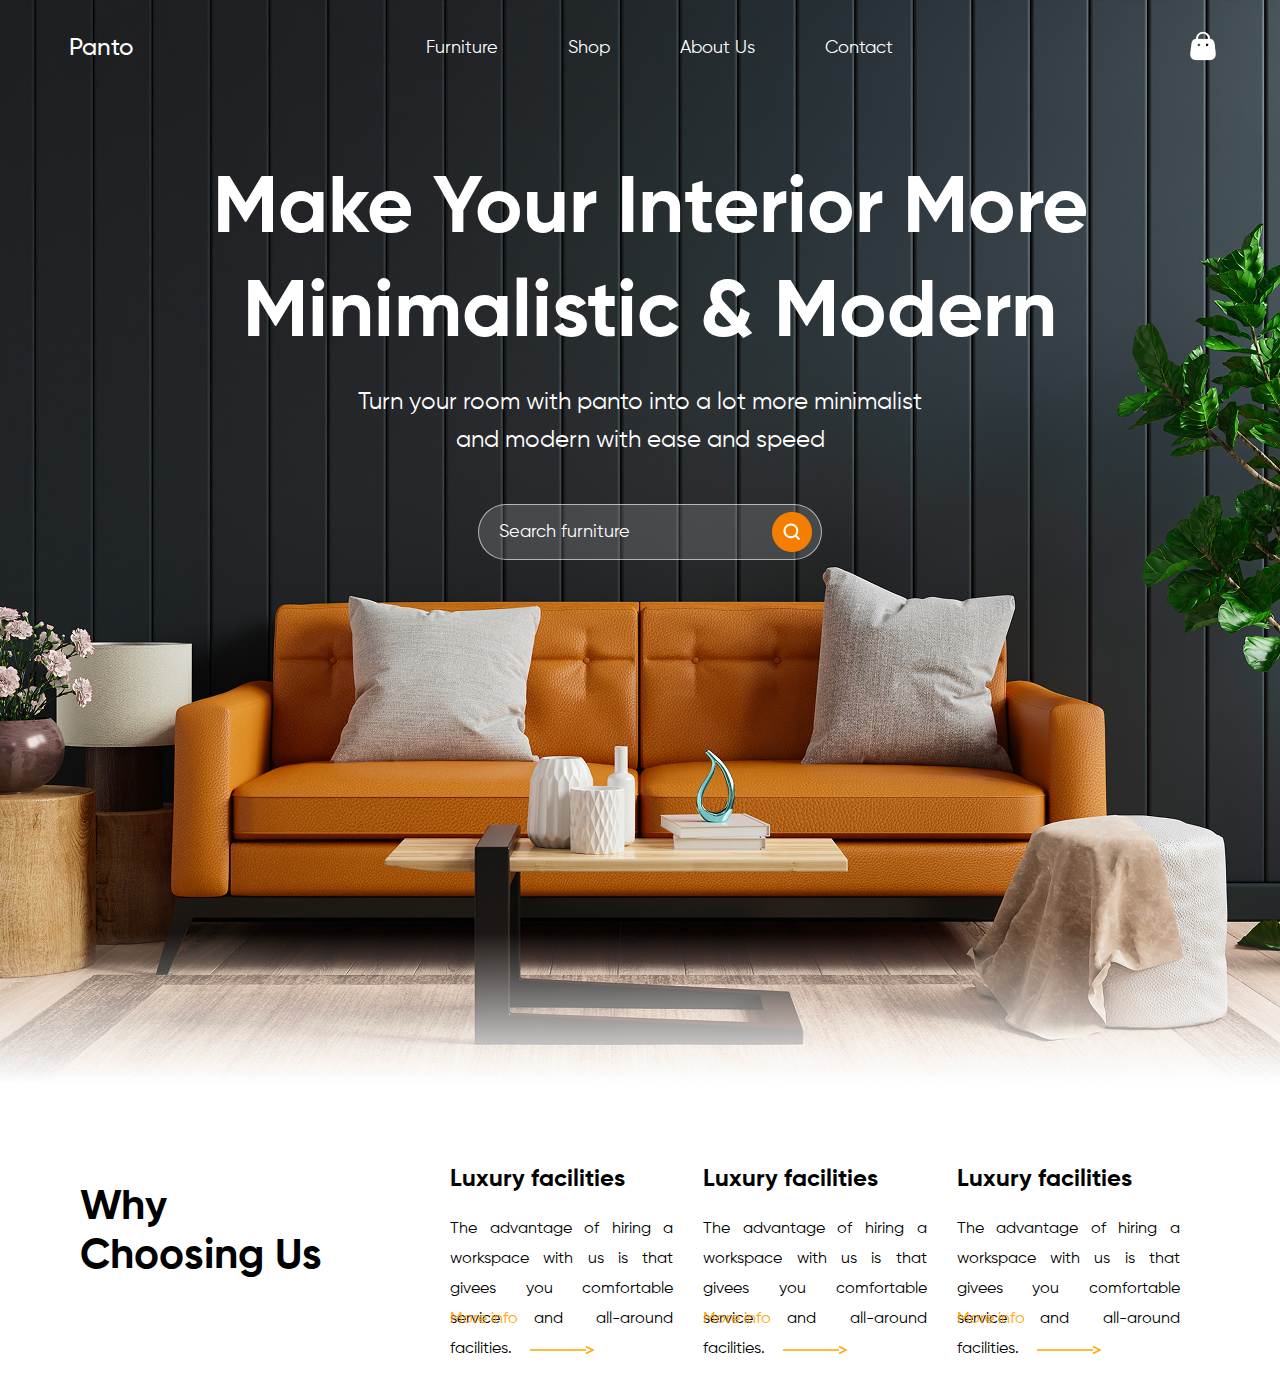
<file: html/home.html>
<!DOCTYPE html>
<html lang="en">
  <head>
    <meta charset="UTF-8" />
    <meta name="viewport" content="width=device-width, initial-scale=1.0" />
    <title>Panto - Furniture Shop</title>
    <link rel="stylesheet" href="../css/home.css" />
  </head>
  <body>
    <div id="home">
      <!-- HERO SECTION (Background & Header) -->
      <section class="hero">
        <!-- Background Rectangle -->
        <div class="hero-background">
          <img
            class="hero-img"
            src="../img/Rectangle 1449.png"
            alt="Background"
          />
        </div>

        <!-- HEADER -->
        <header class="header">
          <div class="container">
            <!-- Logo -->
            <div class="logo">
              <p class="panto">Panto</p>
            </div>

            <!-- Navigation Menu -->
            <nav class="nav">
              <ul class="nav-links">
                <li><a href="#">Furniture</a></li>
                <li><a href="#">Shop</a></li>
                <li><a href="#">About Us</a></li>
                <li><a href="#">Contact</a></li>
              </ul>
            </nav>

            <!-- Giỏ hàng -->
            <div class="cart">
              <img src="../img/Bag.png" alt="Shopping Bag" />
            </div>
          </div>
        </header>

        <div class="hero-content">
          <div class="hero-content-container">
            <p class="hero-title">
              Make Your Interior More <br />Minimalistic & Modern
            </p>

            <p class="turn-your-room">
              Turn your room with panto into a lot more minimalist and modern
              with ease and speed
            </p>
          </div>
          <div class="search-wrapper">
            <input class="input" type="text" placeholder="Search furniture" />
            <img class="search-btn" src="../img/Button.png" alt="Search" />
          </div>
        </div>
      </section>
      <section>
        <div class="footer">
          <h2>
            Why <br />
            Choosing Us
          </h2>
          <div class="footer-content">
            <div class="footer-content-item">
              <h4>Luxury facilities</h4>
              <p>
                The advantage of hiring a workspace with us is that givees you
                comfortable service and all-around facilities.
              </p>
              <span class="more-info-arrow">
                <p class="more-info">More info</p>
                <svg
                  width="70"
                  height="20"
                  viewBox="0 0 100 20"
                  xmlns="http://www.w3.org/2000/svg"
                >
                  <line
                    x1="0"
                    y1="10"
                    x2="80"
                    y2="10"
                    stroke="orange"
                    stroke-width="2"
                  />
                  <polyline
                    points="80,5 90,10 80,15"
                    fill="none"
                    stroke="orange"
                    stroke-width="2"
                  />
                </svg>
              </span>
            </div>
            <div class="footer-content-item">
              <h4>Luxury facilities</h4>
              <p>
                The advantage of hiring a workspace with us is that givees you
                comfortable service and all-around facilities.
              </p>
              <span class="more-info-arrow">
                <p class="more-info">More info</p>
                <svg
                  width="70"
                  height="20"
                  viewBox="0 0 100 20"
                  xmlns="http://www.w3.org/2000/svg"
                >
                  <line
                    x1="0"
                    y1="10"
                    x2="80"
                    y2="10"
                    stroke="orange"
                    stroke-width="2"
                  />
                  <polyline
                    points="80,5 90,10 80,15"
                    fill="none"
                    stroke="orange"
                    stroke-width="2"
                  />
                </svg>
              </span>
            </div>
            <div class="footer-content-item">
              <h4>Luxury facilities</h4>
              <p>
                The advantage of hiring a workspace with us is that givees you
                comfortable service and all-around facilities.
              </p>
              <span class="more-info-arrow">
                <p class="more-info">More info</p>
                <svg
                  width="70"
                  height="20"
                  viewBox="0 0 100 20"
                  xmlns="http://www.w3.org/2000/svg"
                >
                  <line
                    x1="0"
                    y1="10"
                    x2="80"
                    y2="10"
                    stroke="orange"
                    stroke-width="2"
                  />
                  <polyline
                    points="80,5 90,10 80,15"
                    fill="none"
                    stroke="orange"
                    stroke-width="2"
                  />
                </svg>
              </span>
            </div>
          </div>
        </div>
      </section>
    </div>
  </body>
</html>
</file>
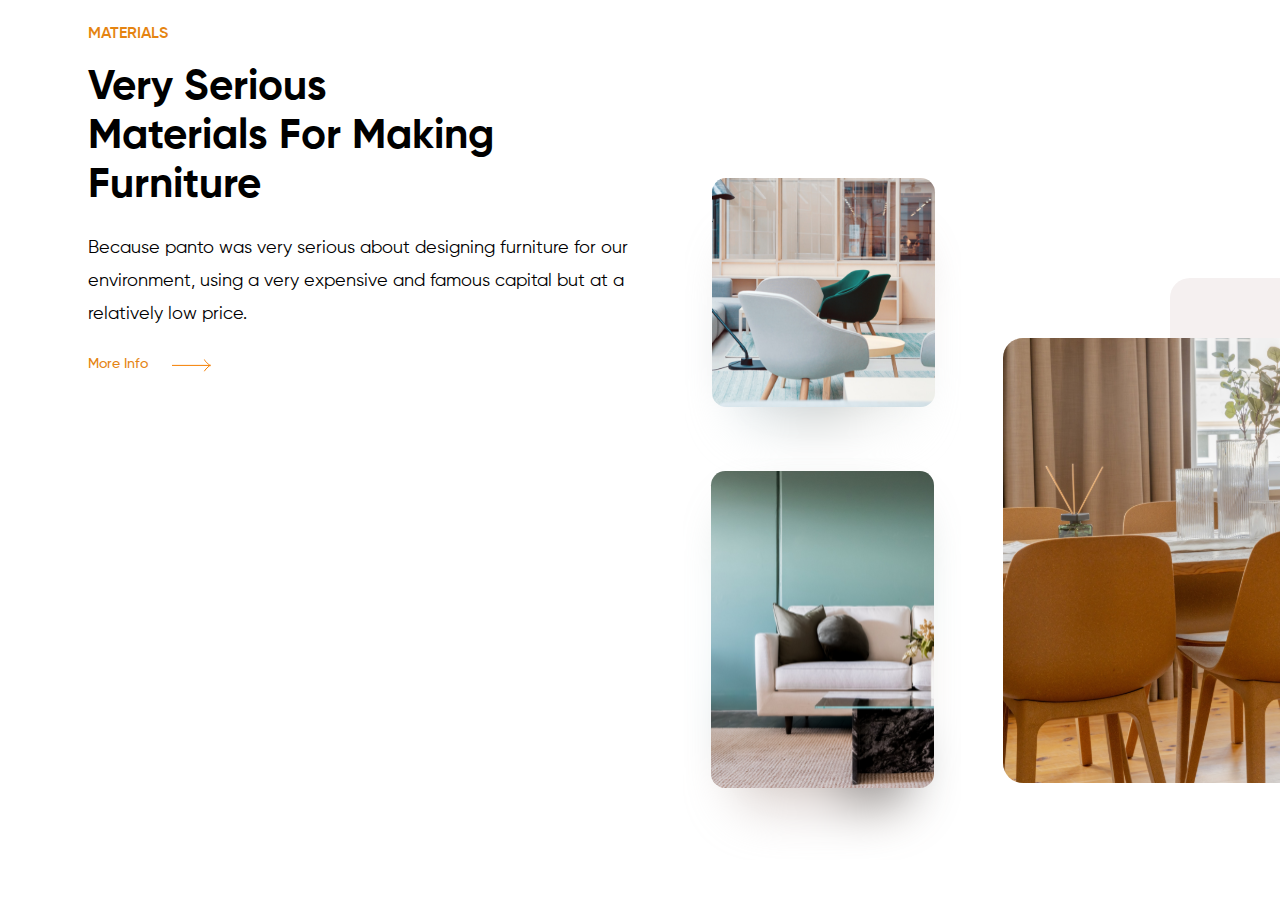
<file: html/material.html>
<!DOCTYPE html>
<html lang="en">
  <head>
    <meta charset="UTF-8" />
    <meta name="viewport" content="width=device-width, initial-scale=1.0" />
    <title>Materials</title>
    <link rel="stylesheet" href="../css/material.css" />
  </head>
  <body>
    <div id="material">
      <section class="material-body">
        <div class="materials-text">
          <p class="materials-title">MATERIALS</p>
          <h1 class="materials-heading">
            Very Serious Materials For Making Furniture
          </h1>
          <p class="materials-description">
            Because panto was very serious about designing furniture for our
            environment, using a very expensive and famous capital but at a
            relatively low price.
          </p>
          <div class="more-info">
            <a>More Info </a>
            <img src="../img/grommet-icons_form-next-link.svg" alt="next" />
          </div>
        </div>
        <div class="materials-images">
          <img
            src="../img/material-1.svg"
            alt="Furniture Image 1"
            class="material-image1"
          />
          <img
            src="../img/material-2.svg"
            alt="Furniture Image 2"
            class="material-image2"
          />
          <img
            src="../img/material-3.svg"
            alt="Furniture Image 3"
            class="material-image3"
          />
          <div class="material-bg"></div>
        </div>
      </section>
    </div>
  </body>
</html>
</file>
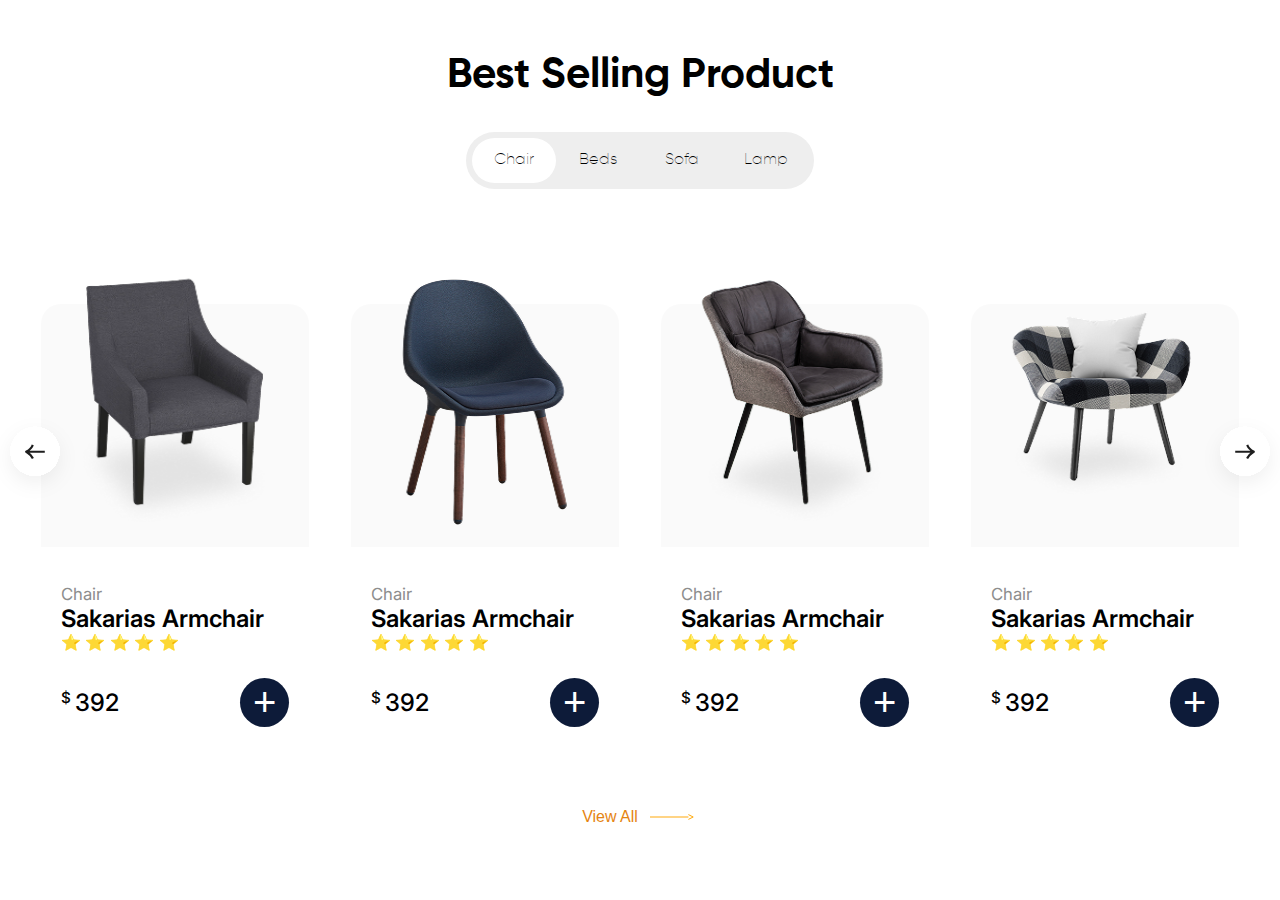
<file: html/product.html>
<!DOCTYPE html>
<html lang="en">
  <head>
    <meta charset="UTF-8" />
    <meta name="viewport" content="width=device-width, initial-scale=1.0" />
    <link rel="stylesheet" href="../css/product.css" />
    <link rel="preconnect" href="https://fonts.googleapis.com" />
    <link rel="preconnect" href="https://fonts.gstatic.com" crossorigin />
    <link
      href="https://fonts.googleapis.com/css2?family=Inter:ital,opsz,wght@0,14..32,100..900;1,14..32,100..900&family=Montserrat:ital,wght@0,100..900;1,100..900&family=Roboto:ital,wght@0,100;0,300;0,400;0,500;0,700;0,900;1,100;1,300;1,400;1,500;1,700;1,900&display=swap"
      rel="stylesheet"
    />
    <title>Best Selling Product</title>
  </head>
  <body>
    <div class="product">
      <section class="container">
        <div class="header">
          <h1>Best Selling Product</h1>
        </div>
        <div class="tab-container">
          <div class="tab active">Chair</div>
          <div class="tab">Beds</div>
          <div class="tab">Sofa</div>
          <div class="tab">Lamp</div>
        </div>
        <div class="product-container">
          <img
            src="../img/arrow-left.svg"
            alt="arrow-left"
            class="arrow-left"
          />

          <div class="product-list">
            <div class="product-card">
              <div class="product-image">
                <img src="../img/chair/Armchair.png" alt="Sakarias Armchair" />
              </div>

              <div class="product-info">
                <p class="category">Chair</p>
                <h2 class="product-name">Sakarias Armchair</h2>
                <div class="rating">⭐ ⭐ ⭐ ⭐ ⭐</div>
              </div>
              <div class="product-add">
                <div class="price">
                  <p class="dollar">$</p>
                  <p class="number">392</p>
                </div>
                <button class="add-to-cart">+</button>
              </div>
            </div>

            <div class="product-card">
              <img src="../img/chair/Baltsar.png" alt="chair1" />
              <div class="product-info">
                <p class="category">Chair</p>
                <h2 class="product-name">Sakarias Armchair</h2>
                <div class="rating">⭐ ⭐ ⭐ ⭐ ⭐</div>
              </div>
              <div class="product-add">
                <div class="price">
                  <p class="dollar">$</p>
                  <p class="number">392</p>
                </div>
                <button class="add-to-cart">+</button>
              </div>
            </div>
            <div class="product-card">
              <img src="../img/chair/Anjay.png" alt="chair1" />
              <div class="product-info">
                <p class="category">Chair</p>
                <h2 class="product-name">Sakarias Armchair</h2>
                <div class="rating">⭐ ⭐ ⭐ ⭐ ⭐</div>
              </div>
              <div class="product-add">
                <div class="price">
                  <p class="dollar">$</p>
                  <p class="number">392</p>
                </div>
                <button class="add-to-cart">+</button>
              </div>
            </div>
            <div class="product-card">
              <img src="../img/chair/Nyantuy.png" alt="chair1" />
              <div class="product-info">
                <p class="category">Chair</p>
                <h2 class="product-name">Sakarias Armchair</h2>
                <div class="rating">⭐ ⭐ ⭐ ⭐ ⭐</div>
              </div>
              <div class="product-add">
                <div class="price">
                  <p class="dollar">$</p>
                  <p class="number">392</p>
                </div>
                <button class="add-to-cart">+</button>
              </div>
            </div>
          </div>
          <img
            src="../img/arrow-right.svg"
            alt="arrow-right"
            class="arrow-right"
          />
        </div>
        <div class="view-all">
          <p>View All</p>
          <svg
            width="48"
            height="24"
            viewBox="0 0 100 20"
            xmlns="http://www.w3.org/2000/svg"
          >
            <line
              x1="0"
              y1="10"
              x2="80"
              y2="10"
              stroke="orange"
              stroke-width="2"
            />
            <polyline
              points="80,5 90,10 80,15"
              fill="none"
              stroke="orange"
              stroke-width="2"
            />
          </svg>
        </div>
      </section>
    </div>
  </body>
</html>
</file>
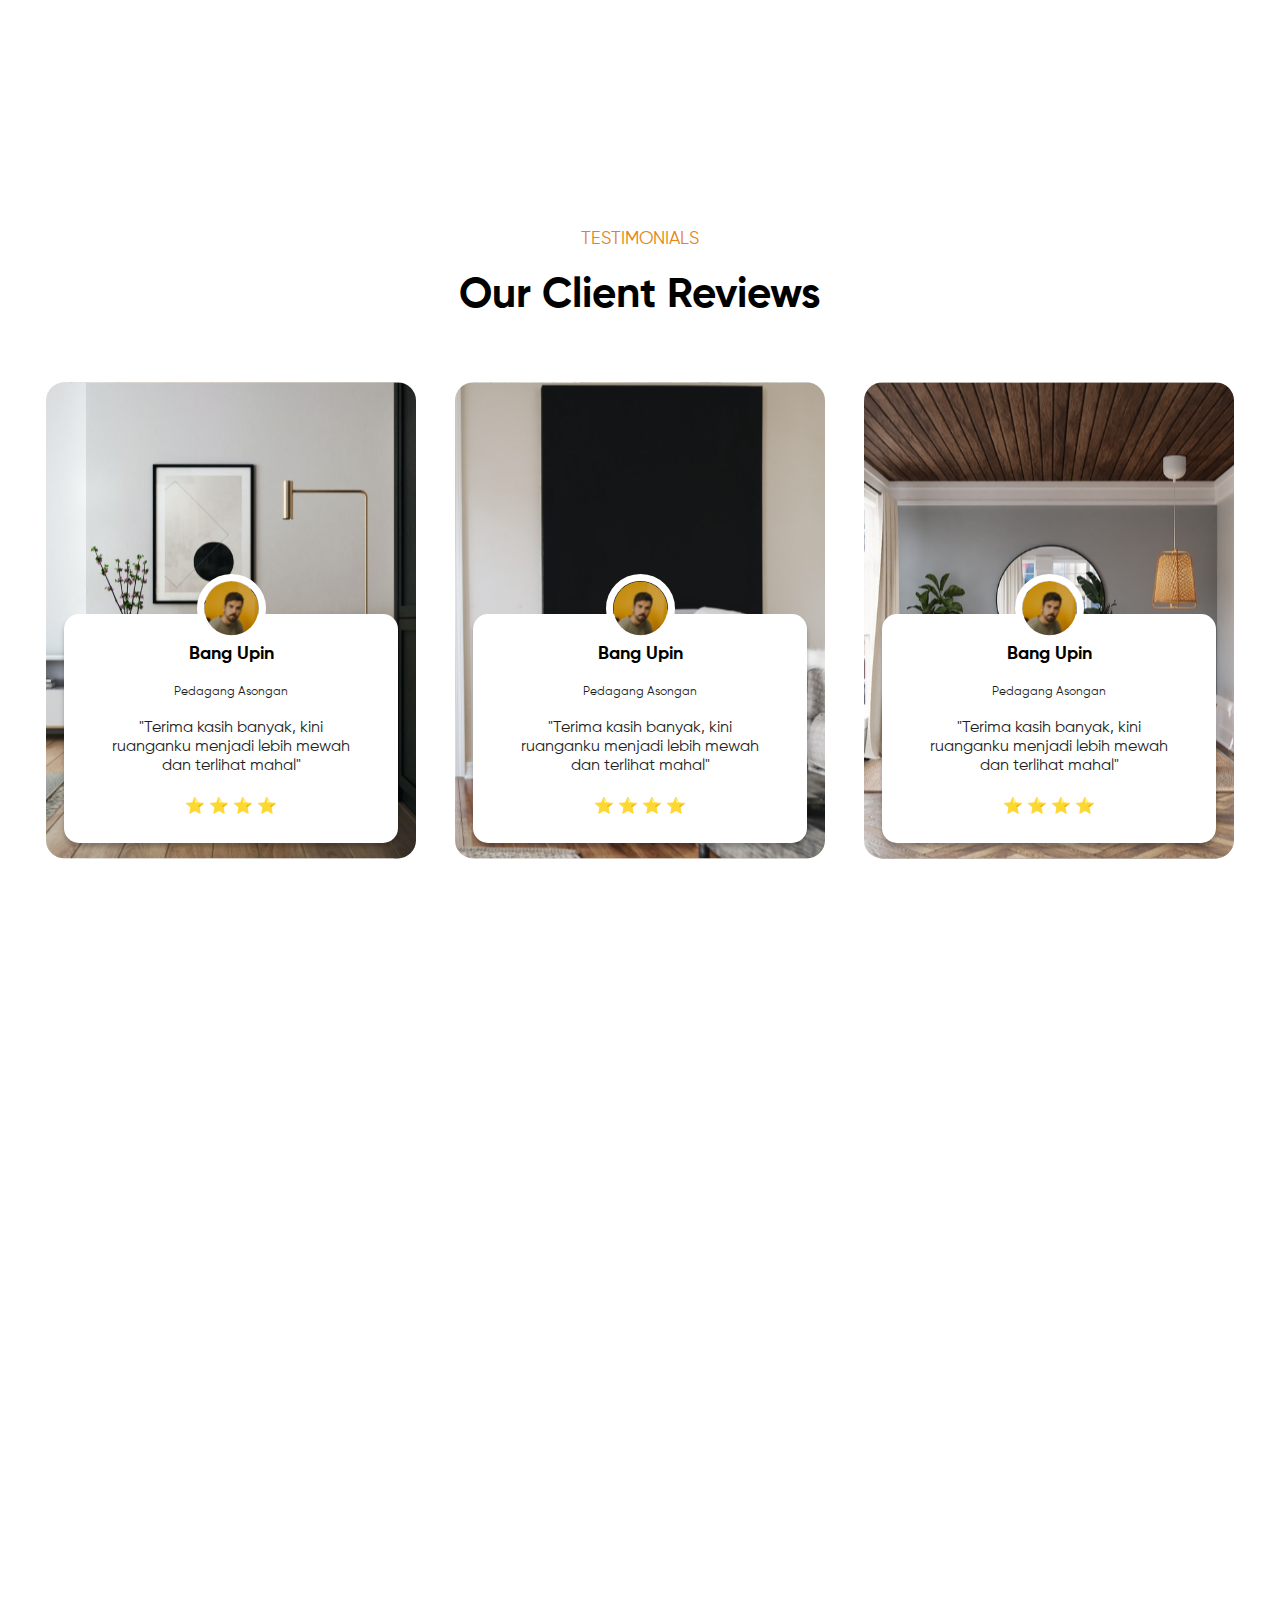
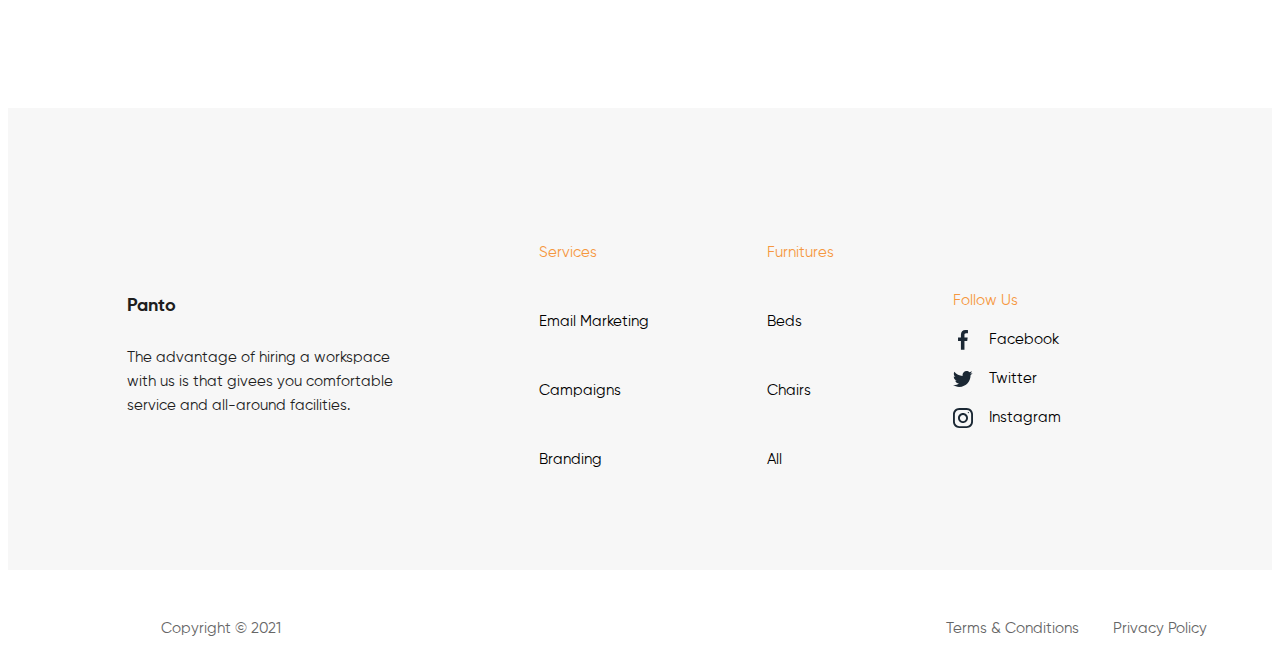
<file: html/Testimonial.html>
<!DOCTYPE html>
<html lang="en">
  <head>
    <meta charset="UTF-8" />
    <meta name="viewport" content="width=device-width, initial-scale=1.0" />
    <link rel="stylesheet" href="../css/Testimonial.css" />
    <title>Document</title>
  </head>
  <body>
    <section id="testimonial">
    <section class="container">
      <div class="container-content">
        <div class="header">
          <p>TESTIMONIALS</p>
          <h1>Our Client Reviews</h1>
        </div>
        <div class="card-container">
          <div class="list-card">
            <div class="card-wrapper">
              <div class="card">
                <div class="card-image">
                  <img
                    src="../img/testimonial/unsplash__HqHX3LBN18.svg"
                    alt="client"
                  />
                </div>
                <div class="card-content">
                  <img
                    class="avatar"
                    src="../img/testimonial/Ellipse 1131.svg"
                    alt="avatar"
                  />
                  <h3>Bang Upin</h3>
                  <p class="job-title">Pedagang Asongan</p>
                  <p class="review">
                    "Terima kasih banyak, kini ruanganku menjadi lebih mewah dan
                    terlihat mahal"
                  </p>
                  <div class="stars">⭐ ⭐ ⭐ ⭐</div>
                </div>
              </div>
            </div>
            <div class="card-wrapper">
              <div class="card">
                <div class="card-image">
                  <img
                    src="../img/testimonial/unsplash_JaXs8Tk5Iww.svg"
                    alt="client"
                  />
                  <div class="card-content">
                    <img
                      class="avatar"
                      src="../img/testimonial/Ellipse 1131.svg"
                      alt="avatar"
                    />
                    <h3>Bang Upin</h3>
                    <p class="job-title">Pedagang Asongan</p>
                    <p class="review">
                      "Terima kasih banyak, kini ruanganku menjadi lebih mewah
                      dan terlihat mahal"
                    </p>
                    <div class="stars">⭐ ⭐ ⭐ ⭐</div>
                  </div>
                </div>
              </div>
            </div>
            <div class="card-wrapper">
              <div class="card">
                <div class="card-image">
                  <img
                    src="../img/testimonial/unsplash_h2_3dL9yLpU.svg"
                    alt="client"
                  />
                  <div class="card-content">
                    <img
                      class="avatar"
                      src="../img/testimonial/Ellipse 1131.svg"
                      alt="avatar"
                    />
                    <h3>Bang Upin</h3>
                    <p class="job-title">Pedagang Asongan</p>
                    <p class="review">
                      "Terima kasih banyak, kini ruanganku menjadi lebih mewah
                      dan terlihat mahal"
                    </p>
                    <div class="stars">⭐ ⭐ ⭐ ⭐</div>
                  </div>
                </div>
              </div>
            </div>
          </div>
        </div>
      </div>
    </section>
    <div class="footer">
      <div class="footer-content">
        <div class="description">
          <p class="brand">Panto</p>
          <p class="detail-description">
            The advantage of hiring a workspace with us is that givees you
            comfortable service and all-around facilities.
          </p>
        </div>
        <div class="services-list">
          <p class="services">Services</p>
          <p class="">Email Marketing</p>
          <p class="">Campaigns</p>
          <p class="">Branding</p>
        </div>
        <div class="furniture-list">
          <p class="furniture">Furnitures</p>
          <p class="">Beds</p>
          <p class="">Chairs</p>
          <p class="">All</p>
        </div>
        <div class="socials">
          <div class="wrap-socials">
            <p class="follow-us">Follow Us</p>
            <div class="social">
              <img src="../img/testimonial/001-facebook.svg" />
              <p class="p">Facebook</p>
            </div>
            <div class="social">
              <img src="../img/testimonial/003-twitter.svg" />
              <p class="x">Twitter</p>
            </div>
            <div class="social">
              <img src="../img/testimonial/004-instagram.svg" />
              <p class="p">Instagram</p>
            </div>
          </div>
        </div>
      </div>
      <div class="footer-bottom">
        <p>Copyright © 2021</p>
        <div>
            <a >Terms & Conditions</a>  &nbsp;&nbsp;&nbsp; &nbsp;&nbsp;&nbsp; <a >Privacy Policy</a>
        </div>
    </div>
    
    </div>
  </section>
  </body>
</html>
</file>
<file: css/material.css>
@font-face {
  font-family: "Gilroy";
  src: url("../gilroy/Gilroy-Regular.ttf") format("truetype");
  font-weight: 400;
}
@font-face {
  font-family: "Gilroy";
  src: url("../gilroy/Gilroy-Bold.ttf") format("truetype");
  font-weight: 700;
}
@font-face {
  font-family: "Gilroy";
  src: url("../gilroy/Gilroy-SemiBold.ttf") format("truetype");
  font-weight: 600;
}
@font-face {
  font-family: "Gilroy";
  src: url("../gilroy/Gilroy-Medium.ttf") format("truetype");
  font-weight: 500;
}
@font-face {
  font-family: "Gilroy";
  src: url("../gilroy/Gilroy-Thin.ttf") format("truetype");
  font-weight: 300;
}

#material body {
  font-family: "Gilroy", serif;
  width: 100%;
  max-width: 1440px;
  margin: 0 auto;
  overflow-x: hidden;
  /* min-height: 100vh; */
}

#material .material-body {
  position: relative;
  width: 100%;
  display: flex;
  width: 1440px;
  justify-content: space-between;
  align-items: center;
  height: fit-content;
}
#material .material-image1 {
  position: absolute;
  top: 170px;
  right: 487px;
  z-index: 5;
}
#material .material-image3 {
  position: absolute;
  top: 450px;
  right: 487px;
}
#material .material-image2 {
  position: absolute;
  top: 330px;
  right: 0;
}
#material .material-bg {
  position: absolute;
  border-radius: 20px 0 0 0;
  background-color: #f5f0f0;
  width: 278px;
  height: 422px;
  left: 1162px;
  top: 270px;
  z-index: -1;
}
#material .materials-title {
  font-family: "Gilroy", serif;
  font-weight: 600;
  color: #e58411;
}
#material .materials-heading {
  font-family: "Gilroy", serif;
  font-weight: 700;
  margin: 20px 0px !important;
  max-width: 413px !important;
  font-size: 42px;
  line-height: 49.22px;
}

#material .materials-description {
  max-width: 556px;
  font-size: 18px;
  line-height: 33.3px;
  font-family: "Gilroy", serif;
  font-weight: 400;
  margin: 20px 0px;
}
#material .more-info a {
  font-family: "Gilroy", serif;
  font-weight: 500;
  font-size: 14px;
  line-height: 25.9px;
  color: #e58411;
}
#material .more-info {
  display: flex;
  gap: 20px;
  align-items: center;
}
#material .materials-text {
  margin-left: 80px;
  margin-right: 94px;
}
@media screen and (min-width: 768px) and (max-width: 902px) and (min-height: 1024px) and (max-height: 1443px) {
  /* Đặt .body thành cột, chiếm đủ chiều cao màn hình để căn giữa hợp lý */
  #material  .material-body {
    display: flex;
    flex-direction: column; /* sắp xếp theo chiều dọc */
    align-items: center;
    justify-content: flex-start; /* hoặc center nếu muốn căn giữa toàn bộ */
    min-height: 0vh; /* chiếm đủ chiều cao màn hình */
    padding: 40px;
     width: 100%;
     position: relative;
     top: -300px;

  }

  /* Phần text ở trên, căn giữa */
  #material  .materials-text {
    max-width: 500px;
    text-align: left;
    margin: 0 10px; /* căn giữa theo chiều ngang */
    position: absolute;
    left: -100px;

  }

  #material  .materials-title {
    font-size: 18px;
  }
  #material  .materials-heading {
    font-size: 36px;
    line-height: 42px;
    margin: 20px 0;
  }
  #material   .materials-description {
    font-size: 18px;
    line-height: 33.3px;
    margin: 15px 0;
    font-weight: 400;
  }
  #material .more-info a {
    font-size: 14px;
  }

  /* Chuyển các hình ảnh sang dạng sắp xếp theo hàng hoặc cột tùy ý */

  #material .materials-images .material-image2, .material-image3 {
    display: none;
    position: absolute;
    width: 0;
    height: 0;
  }
  #material .materials-images .material-image1{
   position: absolute;
   right: 0;
   top: 300px;
  }
  /* Bỏ position absolute, đặt width/height cố định hoặc auto */
  #material  .material-image1,
  #material   .material-image2,
  #material  .material-image3 {
    position: static;
    width: 250px; /* tuỳ chỉnh kích thước phù hợp */
    height: auto;
  }

  /* Ẩn hoặc thu nhỏ khối nền nếu không muốn chiếm quá nhiều chỗ */
  #material  .material-bg {
    display: none;
  }
}
@media screen and (width: 375px) and (height: 812px) {
  /* Đặt phần thân thành cột và căn giữa */
  #material .material-body {
    display: flex;
    flex-direction: row; /* Đảm bảo phần tử nằm theo chiều dọc */
    align-items: center;
    justify-content: flex-start; /* Đảm bảo các phần tử nằm sát trên đầu */
    height: auto;
    padding: 20px; /* Giảm padding để tận dụng không gian */
    width: 100%;
    position: relative;
    bottom: 350px;
    height: 0vh;
  }
  #material {
    padding-top: 0 !important;
  }

  /* Ẩn tất cả hình ảnh */
  #material .materials-images {
    display: none;
    position: absolute;
    width: 0;
    height: 0;
  }

  /* Căn giữa text và giảm kích thước font */
  #material .materials-text {
    max-width: 100%;
    text-align: center;
    margin: 20px 10px 100px 10px;
    padding: 100px 0;
  
  }
  #material .materials-text .materials-description p{
    font-weight: 400;
    color: #1e1e1eb5;
  }
  #material .materials-title {
    font-size: 16px; /* Giảm kích thước font */
    color: #e58411;
    margin: 10px 0; /* Thêm khoảng cách trên và dưới */
  }


  #material .materials-heading  {
    font-size: 20px !important; /* Giảm kích thước font */
    line-height: 28px;
    margin: 10px 0; /* Thêm khoảng cách trên và dưới */
    max-width: 250px !important;
 
  }

  #material .materials-description {
    font-size: 12px; /* Giảm kích thước font */
    line-height: 18px;
    margin: 10px 0;
  }

  /* Đảm bảo phần "more-info" vẫn hiển thị nhưng thu nhỏ */
  #material .more-info {
    display: flex;
    justify-content: center;
    gap: 10px; /* Giảm khoảng cách giữa các phần tử */
    margin-top: 15px;
  }

  #material .more-info a {
    font-size: 12px; /* Giảm kích thước font */
    color: #e58411;
  }

  #material .more-info img {
   display: none;
  }
}
@media screen and (width: 393px) and (height: 876px) {
  /* Đặt phần thân thành cột và căn giữa */
  #material .material-body {
    display: flex;
    flex-direction: row; /* Đảm bảo phần tử nằm theo chiều dọc */
    align-items: center;
    justify-content: flex-start; /* Đảm bảo các phần tử nằm sát trên đầu */
    height: auto;
    padding: 20px; /* Giảm padding để tận dụng không gian */
    width: 100%;
    position: relative;
    bottom: 350px;
  }
  #material {
    padding-top: 0 !important;
    height: 40vh;
  }

  /* Ẩn tất cả hình ảnh */
  #material .materials-images {
    display: none;
    position: absolute;
    width: 0;
    height: 0;
  }

  /* Căn giữa text và giảm kích thước font */
  #material .materials-text {
    max-width: 100%;
    text-align: center;
    margin: 100px 10px;
  
  }
  #material .materials-text .materials-description p{
    font-weight: 400;
    color: #1e1e1eb5;
  }
  #material .materials-title {
    font-size: 16px; /* Giảm kích thước font */
    color: #e58411;
    margin: 10px 0; /* Thêm khoảng cách trên và dưới */
  }

  #material .materials-heading  {
    font-size: 20px !important; /* Giảm kích thước font */
    line-height: 28px;
    margin: 10px 0; /* Thêm khoảng cách trên và dưới */
    max-width: 250px !important;
 
  }

  #material .materials-description {
    font-size: 12px; /* Giảm kích thước font */
    line-height: 18px;
    margin: 10px 0;
  }

  /* Đảm bảo phần "more-info" vẫn hiển thị nhưng thu nhỏ */
  #material .more-info {
    display: flex;
    justify-content: center;
    gap: 10px; /* Giảm khoảng cách giữa các phần tử */
    margin-top: 15px;
  }

  #material .more-info a {
    font-size: 12px; /* Giảm kích thước font */
    color: #e58411;
    
  }

  #material .more-info img {
  display: none;
  }
}
@media screen and (width: 375px)  and (height: 667px)  {
  /* Đặt phần thân thành cột và căn giữa */
  #material .material-body {
    display: flex;
    flex-direction: row; /* Đảm bảo phần tử nằm theo chiều dọc */
    align-items: center;
    justify-content: flex-start; /* Đảm bảo các phần tử nằm sát trên đầu */
    height: auto;
    padding: 20px; /* Giảm padding để tận dụng không gian */
    width: 100%;
    position: relative;
    bottom: 350px;
    height: 10vh;
  }
  #material {
    padding-top: 20px !important;
  }

  /* Ẩn tất cả hình ảnh */
  #material .materials-images {
    display: none;
    position: absolute;
    width: 0;
    height: 0;
  }

  /* Căn giữa text và giảm kích thước font */
  #material .materials-text {
    max-width: 100%;
    text-align: center;
    margin: 0 10px;
    padding: 100px 0;
  
  }
  #material .materials-text .materials-description p{
    font-weight: 400;
    color: #1e1e1eb5;
  }
  #material .materials-title {
    font-size: 16px; /* Giảm kích thước font */
    color: #e58411;
    margin: 10px 0; /* Thêm khoảng cách trên và dưới */
  }

  #material .materials-heading  {
    font-size: 20px !important; /* Giảm kích thước font */
    line-height: 28px;
   margin: 20px 0 20px 30px !important;
    max-width: 250px !important;
 
  }


  #material .materials-description {
    font-size: 12px; /* Giảm kích thước font */
    line-height: 18px;
    margin: 10px 0;
    max-width: 300px;
  }

  /* Đảm bảo phần "more-info" vẫn hiển thị nhưng thu nhỏ */
  #material .more-info {
    display: flex;
    justify-content: center;
    gap: 10px; /* Giảm khoảng cách giữa các phần tử */
    margin-top: 15px;
  }

  #material .more-info a {
    font-size: 12px; /* Giảm kích thước font */
    color: #e58411;
  }

  #material .more-info img {
  display: none;
  }
}
@media screen and (width: 412px) and (height: 914px) {
  /* Đặt phần thân thành cột và căn giữa */
  #material .material-body {
    display: flex;
    flex-direction: row; /* Đảm bảo phần tử nằm theo chiều dọc */
    align-items: center;
    justify-content: flex-start; /* Đảm bảo các phần tử nằm sát trên đầu */
    height: auto;
    padding: 20px; /* Giảm padding để tận dụng không gian */
    width: 100%;
    position: relative;
    bottom: 350px;
  }
  #material {
    padding-top: 0 !important;
    height: 40vh;
  }

  /* Ẩn tất cả hình ảnh */
  #material .materials-images {
    display: none;
    position: absolute;
    width: 0;
    height: 0;
  }

  /* Căn giữa text và giảm kích thước font */
  #material .materials-text {
    max-width: 100%;
    text-align: center;
    margin: 100px 10px;
    display: flex;
    flex-direction: column;
    align-items: center;
  
  }
  #material .materials-text .materials-description p{
    font-weight: 400;
    color: #1e1e1eb5;
  }
  #material .materials-title {
    font-size: 16px; /* Giảm kích thước font */
    color: #e58411;
    margin: 10px 0; /* Thêm khoảng cách trên và dưới */
  }

  #material .materials-heading  {
    font-size: 20px !important; /* Giảm kích thước font */
    line-height: 28px;
    margin: 10px 0; /* Thêm khoảng cách trên và dưới */
    max-width: 250px !important;
 
  }

  #material .materials-description {
    font-size: 12px; /* Giảm kích thước font */
    line-height: 18px;
    margin: 10px 0;
  }

  /* Đảm bảo phần "more-info" vẫn hiển thị nhưng thu nhỏ */
  #material .more-info {
    display: flex;
    justify-content: center;
    gap: 10px; /* Giảm khoảng cách giữa các phần tử */
    margin-top: 15px;
  }

  #material .more-info a {
    font-size: 12px; /* Giảm kích thước font */
    color: #e58411;
  }

  #material .more-info img {
    width: 48px; /* Giảm kích thước icon */
    height: 24px;
    margin-bottom: 2px;
    margin-left: 0px;
  }
}
</file>
<file: css/product.css>
@font-face {
  font-family: "Gilroy";
  src: url("../gilroy/Gilroy-Regular.ttf") format("truetype");
}
@font-face {
  font-family: "Gilroy";
  src: url("../gilroy/Gilroy-Bold.ttf") format("truetype");
  font-weight: 700;
}
@font-face {
  font-family: "Gilroy";
  src: url("../gilroy/Gilroy-Medium.ttf") format("truetype");
  font-weight: 500;
}
@font-face {
  font-family: "Gilroy";
  src: url("../gilroy/Gilroy-Thin.ttf") format("truetype");
  font-weight: 300;
}

* {
  margin: 0;
  padding: 0;
  box-sizing: border-box;
  font-family: "Arial", sans-serif;
}
.container {
  max-width: 1440px;
  align-items: center;
  flex-direction: column;
  display: flex;
}

@media (min-width: 1441px) {
  body {
    background-color: #f4f4f4;
    justify-content: center;
    display: flex;
  }
}

.product body {
  font-family: "Gilroy", serif;
  background-color: #f8f8f8;
}

.header h1 {
  font-family: "Gilroy", serif;
  font-weight: 700;
  font-size: 42px;

  margin-top: 50px;
}
.tab-container {
  display: flex;
  background-color: #eee;
  padding: 6px;
  border-radius: 44px;
  width: 348px;
  height: 57px;
  margin-top: 30px;
}
.tab {
  padding: 4px;
  display: flex;
  justify-content: center;
  align-items: center;
  width: 84px;
  font-family: "Gilroy", serif;
  font-weight: 300;
}
.tab.active {
  background-color: #fff;
  border-radius: 32px;
}

.product-list {
  display: flex;
  gap: 42px;
  justify-content: center;
  margin-top: 115px;
  align-items: center;
}
.product-list h4 {
  font-family: "Gilroy", serif;
  font-weight: 300;
  font-size: 16.76px;
  z-index: -55;
}
.category {
  font-family: "Inter", sans-serif;
  color: #8d8d8d;
  font-weight: 400;
  font-size: 16.76px;
}
.product-info .product-name {
  font-family: "Inter", sans-serif;
  font-weight: 600;
}

.product-card {
  background: linear-gradient(to bottom, #fafafa 55%, #ffffff 45%);
  border-radius: 20px;
  padding: 20px;
  width: 268.09px;
  height: 441px;
  text-align: left;
}

.product-card img {
  width: 100%;
  height: 255.9px;

  transform: translateY(-50px);
}

.product-add {
  display: flex;
  flex-direction: row;
  justify-content: space-between;
  align-items: center;
  margin-top: 26.56px;
}
.price .number,
.dollar {
  font-family: "Inter", sans-serif;
  font-weight: 500;
}
.dollar {
  font-size: 15.23px;
}
.number {
  font-size: 24px;
}
.price {
  display: flex;
  gap: 4px;
}
.add-to-cart {
  background: #0d1b39;
  color: white;
  border: none;
  border-radius: 31px;
  width: 48.74px;
  height: 48.74px;
  font-size: 40px;
  cursor: pointer;
  font-weight: 500;
}

.view-all {
  color: #e58411;
  display: flex;
  gap: 12px;
  align-items: center;
  margin-top: 60px;
}
.arrow-left,
.arrow-right {
  position: absolute;

  z-index: 200;
  top: 49%;
  transform: translateY(-53%);
  display: flex;
  justify-content: center;
  align-items: center;
}

.arrow-left {
  left: calc(50% - 650px);
}

.arrow-right {
  right: calc(50% - 650px);
}

.product-container {
  position: relative;
  display: flex;
  justify-content: center;
  width: 100%;
  max-width: 1440px;
}
@media screen and (min-width: 768px) and (max-width: 810px) {
  /* Adjust overall container padding */
  .container {
    padding: 0 20px;
  }

  /* Scale down header title */
  .header h1 {
    font-size: 32px;
    margin-top: 30px;
  }

  /* Center and resize the tab container */
  .tab-container {
    width: 100%;
    max-width: 300px;
    margin: 20px auto;
    padding: 10px;
  }

  .tab {
    flex: 1;
    text-align: center;
    padding: 8px;
    font-size: 14px;
  }

  /* Stack product cards vertically with reduced gap */
  .product-list {
    display: grid;
    grid-template-columns: repeat(2, 1fr);
    gap: 40px; /* adjust gap as needed */
    margin-top: 50px;
    justify-items: center;
  }

  /* Ensure product cards adjust accordingly */
  .product-card {
    width: 100%;
    height: auto;
    padding: 15px;
  }

  /* Optionally hide navigation arrows if they interfere with the grid layout */
  .arrow-left,
  .arrow-right {
    display: none;
  }

  /* Adjust view-all section spacing */
  .view-all {
    margin-top: 20px;
    gap: 8px;
  }
}
@media screen and (width: 902px) and (height: 1443px) {
  /* Điều chỉnh container chung */
  .container {
    width: 90%;
    margin: 0 auto;
  }

  /* Điều chỉnh tiêu đề */
  .header h1 {
    font-size: 36px;
    margin-top: 40px;
  }

  /* Sắp xếp danh sách sản phẩm thành lưới 2 cột */
  .product-list {
    display: grid;
    grid-template-columns: repeat(2, 1fr);
    gap: 30px;
    margin-top: 80px;
  }

  /* Điều chỉnh card sản phẩm */
  .product-card {
    width: 100%;
    height: auto;
    padding: 15px;
  }

  /* Điều chỉnh hình ảnh bên trong card */
  .product-card img {
    width: 100%;
    height: auto;
    transform: translateY(-30px);
  }

  /* Ẩn mũi tên điều hướng nếu không cần thiết */
  .arrow-left,
  .arrow-right {
    display: none;
  }

  /* Điều chỉnh phần "View All" */
  .view-all {
    margin-top: 30px;
    text-align: center;
  }
}
@media screen and (width: 412px) and (height: 914px) {
  /* Điều chỉnh container */
 .product .container {
     width: 100%; 
    padding: 0 ;
    margin: 0 auto;
    min-height: 100vh;
    display: flex;
    flex-direction: column;
    justify-content: center; /* Căn giữa các phần tử theo chiều dọc */
    align-items: center; 
  }

  /* Giảm kích thước chữ tiêu đề */
  .product .header h1 {
    font-size: 22px;
    margin-top: 15px;
    text-align: center;
  }

  /* Điều chỉnh tab */
  .product  .tab-container {
    width: 100%;
    max-width: 200px;
    height: 40px;
    margin: 10px auto;
    padding: 4px;
    display: flex;
    justify-content: space-around;
  }

  .product  .tab {
    flex: 1;
    text-align: center;
    font-size: 10px;
    padding: 4px 6px;
  }

  /* Sử dụng grid 2 cột cho danh sách sản phẩm */
  .product .product-list {
    display: grid;
    grid-template-columns: repeat(2, 1fr);
    gap: 0px;
    margin-top: 15px;
    position: relative;
    align-self: center;
    padding-left: 20px;
    /* left: 15px; */
  }

  /* Giảm kích thước card sản phẩm */
  .product  .product-card {
    width: 80%;
    padding: 5px;
    height: 90%;
  }

  /* Điều chỉnh hình ảnh trong card */
  .product  .product-card img {
    width: 80%;
    height: auto;
    transform: translateY(-10px);
  }

  /* Ẩn mũi tên điều hướng */
  .product   .arrow-left,
  .product   .arrow-right {
    display: none;
  }
  .product  .product-info p {
    font-size: 12px;
  }
  .product  .product-info h2 {
    font-size: 14px;
  }
  .product  .rating,  .product .price  .product .number  {
    font-size: 10px;
  }

  .product  .add-to-cart {
    font-size: 10px;
    border-radius: 31px;
    width: 20px;
    height: 20px;
    margin-right: 10px;
    margin-bottom: 10px;
  }
  .product  .price .dollar{
font-size: 12px;
  }
  .product .container .price .number {
    font-size: 15px;
  }
  .product  .product-add {
   position: relative;
   bottom: 20px;
  
  }

  /* Giảm kích thước chữ phần "View All" */
  .product  .view-all {
    margin-top: 10px;
    text-align: center;
    font-size: 12px;
  }
}

@media screen and (min-width: 375px) and (max-width: 393px)  and (min-height: 667px) and (max-height: 876px) {
  /* Điều chỉnh container */
  .product{
    position: relative;
    top: 20px;
    margin-bottom: 60px;
  }
 .product .container {
     width: 100%; 
    padding: 0 ;
    margin: 0 auto;
    min-height: 100vh;
    display: flex;
    flex-direction: column;
    justify-content: center; /* Căn giữa các phần tử theo chiều dọc */
    align-items: center; 
  }

  /* Giảm kích thước chữ tiêu đề */
  .product .header h1 {
    font-size: 22px;
    margin-top: 15px;
    text-align: center;
  }

  /* Điều chỉnh tab */
  .product  .tab-container {
    width: 100%;
    max-width: 200px;
    height: 40px;
    margin: 10px auto;
    padding: 4px;
    display: flex;
    justify-content: space-around;
  }

  .product  .tab {
    flex: 1;
    text-align: center;
    font-size: 10px;
    padding: 4px 6px;
  }

  /* Sử dụng grid 2 cột cho danh sách sản phẩm */
  .product .product-list {
    display: grid;
    grid-template-columns: repeat(2, 1fr);
    gap: 0px;
    margin-top: 15px;
    position: relative;
    align-self: center;
    padding-left: 20px;
    /* left: 15px; */
  }

  /* Giảm kích thước card sản phẩm */
  .product  .product-card {
    width: 80%;
    padding: 5px;
    height: 90%;
  }

  /* Điều chỉnh hình ảnh trong card */
  .product  .product-card img {
    width: 80%;
    height: auto;
    transform: translateY(-10px);
  }

  /* Ẩn mũi tên điều hướng */
  .product   .arrow-left,
  .product   .arrow-right {
    display: none;
  }
  .product  .product-info p {
    font-size: 12px;
  }
  .product  .product-info h2 {
    font-size: 14px;
  }
  .product  .rating,  .product .price  .product .number  {
    font-size: 10px;
  }

  .product  .add-to-cart {
    font-size: 10px;
    border-radius: 31px;
    width: 20px;
    height: 20px;
    margin-right: 10px;
    margin-bottom: 10px;
  }
  .product  .price .dollar{
font-size: 12px;
  }
  .product .container .price .number {
    font-size: 15px;
  }
  .product  .product-add {
   position: relative;
   bottom: 20px;
  
  }

  /* Giảm kích thước chữ phần "View All" */
  .product  .view-all {
    margin-top: 10px;
    text-align: center;
    font-size: 12px;
  }
}
</file>
<file: css/Testimonial.css>
@font-face {
  font-family: "Gilroy";
  src: url("../gilroy/Gilroy-Regular.ttf") format("truetype");
  font-weight: 400;
}
@font-face {
  font-family: "Gilroy";
  src: url("../gilroy/Gilroy-Bold.ttf") format("truetype");
  font-weight: 700;
}
@font-face {
  font-family: "Gilroy";
  src: url("../gilroy/Gilroy-SemiBold.ttf") format("truetype");
  font-weight: 600;
}
@font-face {
  font-family: "Gilroy";
  src: url("../gilroy/Gilroy-Medium.ttf") format("truetype");
  font-weight: 500;
}
@font-face {
  font-family: "Gilroy";
  src: url("../gilroy/Gilroy-Thin.ttf") format("truetype");
  font-weight: 300;
}
#testimonial body {
  font-family: "Gilroy", serif;
  width: 100%;
  max-width: 1440px;
  margin: 0 auto;
  overflow-x: hidden;
  min-height: 100vh;
}
#testimonial  .container {
  position: relative;
  margin: 0 auto;
  display: flex;
  max-width: 1440px;
  width: 100%;
  min-height: 100vh;
  justify-content: center;
  padding-bottom: 300px;
  padding-top: 200px;;
}
#testimonial  .container-content {
  display: flex;
  flex-direction: column;
  align-items: center;
  height: auto;
}
#testimonial .header {
  margin-top: 20px;
  display: flex;
  justify-content: center;
  flex-direction: column;
  align-items: center;
}
#testimonial .header {
  margin-bottom: 60px;
  position: relative;
}
#testimonial .header p {
  font-size: 18px;
  font-family: "Gilroy", serif;
  font-weight: 400;
  margin: 0 0 20px 0;
  align-self: center;
  color: #e58411;
}

#testimonial .header h1 {
  font-size: 42px;
  font-weight: 700;
  font-family: "Gilroy", serif;
  margin: 0;
}
#testimonial .list-card {
  display: flex;
  justify-content: space-between;
  flex-direction: row;
  gap: 39px;
}
#testimonial .card-container {
  margin-top: 0;
}
#testimonial .card-content {
  display: flex;
  flex-direction: column;
  align-items: center;
  justify-content: center;

}
#testimonial .avatar {
  width: 55px;
  height: 55px;
  border-radius: 50%;
  position: absolute;
  bottom: 200px;
  border: 7px solid white;
}
.review {
  max-width: 252px;
  display: flex;
  font-weight: 400;
  text-align: center;
  color: #1e1e1e;
}
#testimonial .card-content h3,
.job-title,
.review {
  font-family: "Gilroy", serif;
  margin: 0px 0px 20px 0px;
}
.job-title {
  font-size: 12px;
  color: #1e1e1e;
}
#testimonial .card-content h3 {
  font-size: 18px;
  font-weight: 700;
}
#testimonial .card-content {
  background-color: #fff;
  width: 334px;
  height: 229px;
  border-radius: 15px;
  box-shadow: 0px 4px 4px rgba(0, 0, 0, 0.25);
  position: absolute;
  bottom: 20px;
  right: 18px;
}
#testimonial .card {
  position: relative;
}

#testimonial .footer {
  max-width: 1440px;
  width: 100%;
  height: 462px;
  background-color: #f7f7f7;
  margin-top: 300px;
}
#testimonial .footer-content {
  padding-top: 118px;
  display: flex;
  justify-content: space-evenly;
  align-items: center;
  margin-top: 40px;
}
#testimonial  .description {
  display: flex;
  flex-direction: column;
  max-width: 293px;
}
#testimonial .brand {
  font-family: "Gilroy", serif;
  font-size: 18px;
  font-weight: 700;
  color: #1e1e1e;
  margin: 0px 0px 29px 0px;
}
#testimonial .detail-description {
  font-family: "Gilroy", serif;
  font-size: 15px;
  font-weight: 400;
  color: #1e1e1e;
  line-height: 24px;
  margin: 0px;
}
#testimonial .services-list p,
#testimonial .furniture-list p,
#testimonial .socials p{
  font-family: "Gilroy", serif;
  font-size: 15px;
  line-height: 24px;
}
#testimonial .services,
#testimonial .furniture,
#testimonial .follow-us {
  color: #f6973f;
}

#testimonial .follow-us {
  margin-bottom: 0px;
}
#testimonial .socials {
  display: flex;
  flex-direction: column;
  align-items: flex-start;
  gap: 15px; 
  position: relative;
  top: -5px;
}
#testimonial .services-list ,
#testimonial .furniture-list ,
#testimonial .wrap-socials {
  display: flex;
  flex-direction: column;
  gap: 15px;
}

#testimonial .social {
  display: flex;
  align-items: center;
  gap: 16px; /* Khoảng cách đồng đều giữa icon và chữ */
  width: 200px; /* Giữ một độ rộng cố định */
}

#testimonial .social img {
  width: 20px; /* Điều chỉnh kích thước icon */
  height: 20px;
  flex-shrink: 0; /* Đảm bảo icon không bị co lại */
}

#testimonial .social p {
  margin: 0;

  font-family: "Gilroy", sans-serif;
  font-weight: 400;
  text-align: left;
  min-width: 120px; /* Đảm bảo tất cả các chữ đều có cùng chiều rộng */
  display: flex;
  align-items: center;
}
#testimonial .footer-bottom {
  width: 80%;
  max-width: 1064px;
  display: flex;
  justify-content: space-between;
  padding-left: 188px;
  padding-top: 118px;
  font-size: 15px;
  color: #666;
  align-items: center;
}
#testimonial .footer-bottom p {
  position: relative;
  left: -35px;
  font-family: "Gilroy", sans-serif;
}
.footer-bottom a{
  font-family: "Gilroy", sans-serif;
}

@media (max-width: 480px) {
  #testimonial .container {
    width: 100%;
    padding: 0 15px;
  }
  #testimonial  .header h1 {
    font-size: 24px;
  }
  #testimonial .list-card {
    flex-direction: column;
    align-items: center;
  }
  #testimonial .card {
    width: 100%;
    max-width: 350px;
  }
  #testimonial .footer {
    flex-direction: column;
    text-align: center;
    padding: 10px;
  }
  #testimonial .footer-content,
  #testimonial  .footer-bottom {
    flex-direction: column;
    align-items: center;
    padding: 5px;
    font-size: 12px;
  }
}



@media (min-width: 768px) and (max-width: 902px) {
  #testimonial .container {
    width: 85%;
  margin-top: 0;
    display: flex;
    align-items: center;
    position: relative;

   
  }
  #testimonial {
    position: relative;
    bottom: 200px;
  }
  #testimonial .container-content{
    position: relative;
    bottom: 300px;
  }
  #testimonial  {
    height: 0vh;
  }
  #testimonial   body {
    overflow-x: hidden;
    height: 1443px;
  }
  #testimonial  .header h1 {
    font-size: 40px;
  }
  #testimonial  .list-card {
    flex-wrap: wrap;
    max-width: 370px;
  }

  #testimonial .footer {
    margin-top: 50px;
    display: flex;
    flex-direction: column;

    width: 100%;
    height: 350px;
  }

  .follow-us {
    align-self: self-start;
  }
  .description {
    max-width: 200px;
    align-items: start;
  }
  .furniture-list,
  .services-list {
    display: flex;
    flex-direction: column;
    align-items: start;
  }
  .furniture-list p,
  .services-list p {
    margin-bottom: 0;
  }

  .detail-description {
    text-align: start;
  }
  #testimonial .footer-content {
    flex-direction: row;
    justify-content: space-between;
    gap: 20px;
    padding-left: 50px;
    padding-top: 50px;
    margin-top: 0;
  }
  #testimonial  .footer-bottom {
    display: flex;
    flex-direction: row;
    justify-content: space-around;
    padding-top: 50px;
    padding-left: 50px;
  }
}

@media only screen and (width: 375px) 
  and (min-height: 667px) and (max-height: 812px) {

  /* ----------- Phần card (đã có) ----------- */
  #testimonial body {
    overflow-x: hidden;
    width: 100%;
    height: fit-content;
    
  }

  #testimonial html{
    overflow-x: hidden;
    
  }
#testimonial .container{
  top: -30px;
}
  #testimonial .container {
    display: flex;
    flex-direction: column;
    align-items: center;
    justify-content: center;
    min-height: fit-content;
    padding-top: 10px;
  
  }
  #testimonial .container-content{
    position: static;
  }
  #testimonial .list-card{
    display: flex;
    gap: 0;
  }
  #testimonial .card {
    width: 80%;
    height: 300px;
    max-width: 280px;
    margin: 0 auto;
    position: relative;
  }

  #testimonial .card-content {
    width: 200px;
    height: 130px;
    position: relative;
    padding: 15px;
    box-shadow: 0px 3px 3px rgba(0, 0, 0, 0.2);
    border-radius: 10px;
    bottom: 140px;
    left: 13px;
  }

  #testimonial .card-content .stars {
    position: relative;
    bottom: 8px;
    font-size: 8px;
    line-height: 15px;
  }

  #testimonial .card-content h3,
  .review,
  .job-title {
    font-size: 12px;
    margin-bottom: 4px;
    position: relative;
    bottom: 10px;
  }

  #testimonial  .card-content .avatar {
    width: 45px;
    height: 45px;
    border-width: 5px;
    position: relative;
    bottom: 15px;
  }

  #testimonial .card-image img {
    width: 100%;
    height: auto;
  }

  /* ----------- Phần footer ----------- */
  #testimonial  .footer {
 
    margin-top: 10px;
    width: 100%;
    background-color: #f7f7f7;
    display: flex;
    flex-direction: column;
    align-items: center;
    padding: 20px 15px; 
    height: auto; 
  }


  #testimonial .footer-content {
    /* display: flex;
    flex-direction: column;
    align-items: center;
    gap: 15px; 
    margin-top: 0; */
    display: flex;
    flex-direction: row; 
    justify-content: space-between;
    align-items: center; 
    gap: 0px; 
    margin-top: 0;
    flex-wrap: wrap; 
  }

  #testimonial .footer-content .furniture-list{
    position: relative;
    right: 0px;
  }
  #testimonial .footer-content .socials .wrap-socials{
   max-width: 100px;
   position: relative;
   bottom: 10px;

  }
  #testimonial .footer-content .socials .wrap-socials .social{
    position: relative;
    left: 15px;
    width: 20px;
  }
  #testimonial .footer-content .socials .wrap-socials .social p{
    display: none;
  }
  #testimonial  .description {
    max-width: 250px;
    align-items: center;
    text-align: center;
    position: relative;
    left: 50px;
    margin-bottom: 20px;
  }
  #testimonial .detail-description {
    font-size: 12px;
  }
  #testimonial .furniture-list p,
  #testimonial .services-list p,
  #testimonial .socials p{
    text-align: center;
    font-size: 12px;
  }
  
  #testimonial .social{
    position: relative;
    left: 80px;
}

#testimonial .social img{
    width: 15px;
    height: 15px;
}

#testimonial .follow-us {
    margin-bottom: 0;
  }


  #testimonial  .footer-bottom {
    display: flex;
    flex-direction: column;
    align-items: center;
    gap: 10px;
    margin-top: 20px;
    font-size: 12px;
    color: #666;
    padding-left: 0; 
    padding-top: 0; 
  }


  #testimonial  .footer-bottom p {
    left: 0; 
    position: relative;
  }
}

@media screen  and (width: 393px) 
  and (height: 876px) {

  /* ----------- Phần card (đã có) ----------- */
  #testimonial body {
    overflow-x: hidden;
    width: 100%;
    height: fit-content;
    
  }

  #testimonial html{
    overflow-x: hidden;
    
  }
#testimonial .container{
  top: -30px;
}
  #testimonial .container {
    display: flex;
    flex-direction: column;
    align-items: center;
    justify-content: center;
    min-height: fit-content;
    padding-top: 10px;
  
  }
  #testimonial .container-content{
    position: static;
  }
  #testimonial .list-card{
    display: flex;
    gap: 0;
  }
  #testimonial .card {
    width: 80%;
    height: 300px;
    max-width: 280px;
    margin: 0 auto;
    position: relative;
  }

  #testimonial .card-content {
    width: 200px;
    height: 130px;
    position: relative;
    padding: 15px;
    box-shadow: 0px 3px 3px rgba(0, 0, 0, 0.2);
    border-radius: 10px;
    bottom: 140px;
    left: 13px;
  }

  #testimonial .card-content .stars {
    position: relative;
    bottom: 8px;
    font-size: 8px;
    line-height: 15px;
  }

  #testimonial .card-content h3,
  .review,
  .job-title {
    font-size: 12px;
    margin-bottom: 4px;
    position: relative;
    bottom: 10px;
  }

  #testimonial  .card-content .avatar {
    width: 45px;
    height: 45px;
    border-width: 5px;
    position: relative;
    bottom: 15px;
  }

  #testimonial .card-image img {
    width: 100%;
    height: auto;
  }

  /* ----------- Phần footer ----------- */
  #testimonial  .footer {
 
    margin-top: 10px;
    width: 100%;
    background-color: #f7f7f7;
    display: flex;
    flex-direction: column;
    align-items: center;
    padding: 20px 15px; 
    height: auto; 
  }


  #testimonial .footer-content {
    /* display: flex;
    flex-direction: column;
    align-items: center;
    gap: 15px; 
    margin-top: 0; */
    display: flex;
    flex-direction: row; 
    justify-content: space-between;
    align-items: center; 
    gap: 0px; 
    margin-top: 0;
    flex-wrap: wrap; 
  }

  #testimonial .footer-content .furniture-list{
    position: relative;
    right: 0px;
  }
  #testimonial .footer-content .services-list{
    position: relative;
   top: 140px;
   right: 130px;
  }
  #testimonial .footer-content .socials .wrap-socials{
   max-width: 100px;
   position: relative;
   bottom: 10px;

  }
  #testimonial .footer-content .socials .wrap-socials .social{
    position: relative;
    left: 15px;
    width: 20px;
  }
  #testimonial .footer-content .socials .wrap-socials .social p{
    display: none;
  }
  #testimonial  .description {
    max-width: 250px;
    align-items: center;
    text-align: center;
    position: relative;
    left: 50px;
    margin-bottom: 20px;
  }
  #testimonial .detail-description {
    font-size: 12px;
  }
  #testimonial .furniture-list p,
  #testimonial .services-list p,
  #testimonial .socials p{
    text-align: center;
    font-size: 12px;
  }
  
  #testimonial .social{
    position: relative;
    left: 80px;
}

#testimonial .social img{
    width: 15px;
    height: 15px;
}

#testimonial .follow-us {
    margin-bottom: 0;
  }


  #testimonial  .footer-bottom {
    display: flex;
    flex-direction: column;
    align-items: center;
    gap: 10px;
    margin-top: 20px;
    font-size: 12px;
    color: #666;
    padding-left: 0; 
    padding-top: 0; 
  }


  #testimonial  .footer-bottom p {
    left: 0; 
    position: relative;
  }
}
@media screen  and (width: 412px) 
  and (height: 914px) {

  /* ----------- Phần card (đã có) ----------- */
  #testimonial body {
    overflow-x: hidden;
    width: 100%;
    height: fit-content;
    
  }

  #testimonial html{
    overflow-x: hidden;
    
  }
#testimonial .container{
  top: -30px;
}
  #testimonial .container {
    display: flex;
    flex-direction: column;
    align-items: center;
    justify-content: center;
    min-height: fit-content;
    padding-top: 10px;
  
  }
  #testimonial .container-content{
    position: static;
  }
  #testimonial .list-card{
    display: flex;
    gap: 0;
  }
  #testimonial .card {
    width: 80%;
    height: 300px;
    max-width: 280px;
    margin: 0 auto;
    position: relative;
  }

  #testimonial .card-content {
    width: 200px;
    height: 130px;
    position: relative;
    padding: 15px;
    box-shadow: 0px 3px 3px rgba(0, 0, 0, 0.2);
    border-radius: 10px;
    bottom: 140px;
    left: 13px;
  }

  #testimonial .card-content .stars {
    position: relative;
    bottom: 8px;
    font-size: 8px;
    line-height: 15px;
  }

  #testimonial .card-content h3,
  .review,
  .job-title {
    font-size: 12px;
    margin-bottom: 4px;
    position: relative;
    bottom: 10px;
  }

  #testimonial  .card-content .avatar {
    width: 45px;
    height: 45px;
    border-width: 5px;
    position: relative;
    bottom: 15px;
  }

  #testimonial .card-image img {
    width: 100%;
    height: auto;
  }

  /* ----------- Phần footer ----------- */
  #testimonial  .footer {
 
    margin-top: 10px;
    width: 100%;
    background-color: #f7f7f7;
    display: flex;
    flex-direction: column;
    align-items: center;
    padding: 20px 15px; 
    height: auto; 
  }


  #testimonial .footer-content {
    /* display: flex;
    flex-direction: column;
    align-items: center;
    gap: 15px; 
    margin-top: 0; */
    display: flex;
    flex-direction: row; 
    justify-content: space-between;
    align-items: center; 
    gap: 0px; 
    margin-top: 0;
    flex-wrap: wrap; 
  }

  #testimonial .footer-content .furniture-list{
    position: relative;
    right: 0px;
  }
  #testimonial .footer-content .services-list{
    position: relative;
   top: 140px;
   right: 130px;
  }
  #testimonial .footer-content .socials .wrap-socials{
   max-width: 100px;
   position: relative;
   bottom: 10px;

  }
  #testimonial .footer-content .socials .wrap-socials .social{
    position: relative;
    left: 15px;
    width: 20px;
  }
  #testimonial .footer-content .socials .wrap-socials .social p{
    display: none;
  }
  #testimonial  .description {
    max-width: 250px;
    align-items: center;
    text-align: center;
    position: relative;
    left: 50px;
    margin-bottom: 20px;
  }
  #testimonial .detail-description {
    font-size: 12px;
  }
  #testimonial .furniture-list p,
  #testimonial .services-list p,
  #testimonial .socials p{
    text-align: center;
    font-size: 12px;
  }
  
  #testimonial .social{
    position: relative;
    left: 80px;
}

#testimonial .social img{
    width: 15px;
    height: 15px;
}

#testimonial .follow-us {
    margin-bottom: 0;
  }


  #testimonial  .footer-bottom {
    display: flex;
    flex-direction: column;
    align-items: center;
    gap: 10px;
    margin-top: 20px;
    font-size: 12px;
    color: #666;
    padding-left: 0; 
    padding-top: 0; 
  }


  #testimonial  .footer-bottom p {
    left: 0; 
    position: relative;
  }
}
</file>
<file: css/home.css>
/* Reset */
@font-face {
  font-family: "Gilroy";
  src: url("../gilroy/Gilroy-Regular.ttf") format("truetype");
}
@font-face {
  font-family: "Gilroy";
  src: url("../gilroy/Gilroy-Bold.ttf") format("truetype");
  font-weight: 700;
}
@font-face {
  font-family: "Gilroy";
  src: url("../gilroy/Gilroy-Medium.ttf") format("truetype");
  font-weight: 500;
}
* {
  margin: 0;
  padding: 0;
  box-sizing: border-box;
  font-family: "Arial", sans-serif;
}
#home body {
  font-family: "Gilroy", serif;
  margin: 0 auto;
  max-width: 1440px;
}

/* HERO SECTION */
#home .hero {
  position: relative;

  display: flex;
  flex-direction: column;
  justify-content: center;
  width: 100%;
  height: 1084px;
  align-items: center;
  text-align: center;
  color: white;
}
#home .hero-background {
  position: absolute;
  width: 100%;
  height: 100%;
  overflow: hidden;
  top: 0;
  left: 0;
}

#home .hero-content{
  /* height: auto; */
  position: relative;
 
}
#home .hero-img {
  width: 100%;
  height: 100%;
  object-fit: cover;
}

#home .hero .header {
  position: absolute;
top: 31px;
  width: 100%;
  display: flex;
  justify-content: center;
}

#home .hero .container {
  width: 90%;
  max-width: 1300px;
  display: flex; 
  flex-direction: row;
  justify-content: space-between;
  align-items: center;
}

/* Logo */
#home .logo .panto {
  font-size: 24px;
  font-weight: 500;
  color: white;
  font-family: "Gilroy", serif;
  position: relative;
  left: 5px;
}

/* Navigation */
#home .hero .nav-links {
  list-style: none;
  display: flex;
  gap: 70px;
}

 .hero .nav-links li {
  display: inline-flex;
}

.hero .nav-links a {
  text-decoration: none;
  font-size: 18px;
  line-height: 21px;
  color: white;
  transition: color 0.3s ease;
  font-family: "Gilroy", serif;

}
#home .search-wrapper:hover {
  transform: translateY(-2px);
  box-shadow: 0px 4px 10px rgba(0, 0, 0, 0.15);
}

#home  .hero .header .container .nav .nav-links a:hover {
  color: #ff7b00;
  
}
#home .search-wrapper .input:focus::placeholder {
  opacity: 0.5;
}
.search-btn:hover {
  opacity: 0.8;
}
#home .search-wrapper .input:focus {
  width: 400px; 
  border-color: orange; 
  box-shadow: 0 0 10px rgba(255, 165, 0, 0.5);
}

/* Giỏ hàng */ a
.hero .cart img {
  width: 30px;
  cursor: pointer;
  margin-right: 10px;
}
.hero .card {
  position: relative;
  right: 10px;
}
#home .hero .hero-content {
  position: relative;
  z-index: 1;
  transform: translateY(-250px);
  left: 10px;
}
#home .hero .hero-content-container {
  flex-direction: column;
  line-height: 104px;
}
.hero .hero-title {
  font-family: "Gilroy", serif;
  font-size: 80px;
  line-height: 104px;
  max-width: 1000px;
  font-weight: 700;
  margin-top: 161px;
  position: relative;
  top: -27px;
}
.turn-your-room {
  font-family: "Gilroy", serif;
  font-size: 24px;
  flex: 1;
  position: relative;
  line-height: 160%;
  display: inline-block;
  max-width: 606px;
  z-index: 1;
  line-height: 38.4px;
  top: -10px;
  left: -10px;
}
#home .footer {
  display: flex;
  justify-content: space-between;

  margin: 100px;
  position: relative;
}
#home .footer-content {
  position: absolute;
  display: flex;
  flex-direction: row;
  justify-content: space-between;
  gap: 30px;
  left: 350px;
}

#home .footer h2 {
  font-size: 42px;
  line-height: 49.22px;
  font-weight: 700;
  font-family: "Gilroy", serif;
  position: relative;
  right: 20px;
}
#home .footer p {
  max-width: 284px;
  font-family: "Gilroy", serif;
  line-height: 30px;
  text-align: justify;
  font-size: 16px;
  height: 90px;
}

#home h2,
#home h4 {
  font-family: "Gilroy", serif;
}
#home h4 {
  position: relative;
  bottom: 20px;
  font-size: 24px;
}
#home .more-info {
  /* margin-top: -14px; */
  color: orange;
}
#home .more-info-arrow {
  display: flex;
  position: relative;
}
#home .more-info-arrow svg {
  position: absolute;
  top: 10px;
  left: 80px;
  top: 40%;
}
#home .search-wrapper {
  position: relative;
  display: inline-block;
}
#home .input {
  border-radius: 42px;
  width: 344px;
  height: 56px;
  background-color: rgba(255, 255, 255, 0.15);
  border: 0.9px solid rgba(255, 255, 255, 0.6);
}
#home input::placeholder {
  color: white;
  font-family: "Gilroy", serif;
  font-size: 18px;
  line-height: 21px;
  padding-left: 20px;
}
#home .search-btn {
  position: absolute;
  right: 10px;
  top: 8px;
}

@media screen and (min-width: 768px) and (max-width: 810px) {
  #home body {
    width: 100%;
    margin: 0 auto;
    
  }
  #home  {
    height: 100vh;
  }

  /* Hero Section */
  #home  .hero {
    height: auto;
    padding: 40px 0;
  }

  #home  .hero-background,
  #home  .hero-img {
    width: 100%;
    height: auto;
  }

  /* Điều chỉnh vị trí nội dung hero */
  #home  .hero-content {
    transform: translateY(0);
    left: 0;
    margin-top: 40px;
    position: relative;
    top: 250px;
  }
  #home  .container {
    font-size: 12px;
  }

  #home  .hero-title {
    font-size: 30px;
    margin-top: 30px;
    line-height: 42px;
  }
  #home  .panto {
    font-size: 15px;
  }

  #home  .turn-your-room {
    font-size: 16px;
    left: 0;
    margin-top: 0px;
    max-width: 400px;
  }

  #home  .search-wrapper {
    position: relative;
    bottom: 35px;
  }

  #home  .search-wrapper .input {
    width: 200px;
    height: 30px;
  }
  #home  input::placeholder {
    font-size: 12px;
  }
  #home  .search-btn {
    width: 20px;
    position: relative;
    right: 30px;
    margin-bottom: 2px;
  }
  /* Header (Logo, Nav) */
  #home .nav-links {
    gap: 40px;
  }
  #home .nav-links a {
    font-size: 16px;
  }
  #home  .cart img {
    width: 20px;
  }

  /* Footer Section */
  #home .footer {
    margin: 400px auto 0 auto;
    height: auto; /* Bỏ chiều cao cố định, để auto theo nội dung */
    display: flex;
    flex-direction: row; /* Xếp ngang */
    align-items: flex-start; /* Căn trên cùng hoặc center tùy ý */
    justify-content: space-between;
    text-align: left; /* Thường để text-align left khi xếp ngang */
    position: relative;
    padding: 0 20px; /* Nếu muốn có khoảng cách hai bên */
  }

  /* Tiêu đề "Why Choosing Us" đặt ở bên trái */
  #home .footer h2 {
    font-size: 30px; /* Tùy chỉnh lại kích thước */
    line-height: 40px;
    margin-right: 30px; /* Tạo khoảng cách với khối kế tiếp */
    position: static; /* Bỏ position: relative nếu có */
  }

  /* Khối chứa các item (Luxury facilities, v.v.) */
  #home .footer-content {
    position: static; /* Bỏ absolute để không bị tràn ngang */
    display: flex;
    flex-direction: row; /* Xếp ngang các item */
    align-items: flex-start;
    gap: 20px; /* Khoảng cách ngang giữa các item */
    margin-top: 0;
  }

  /* Mỗi khối item (h4, p, link More info) hiển thị dạng cột hẹp */
  #home .footer-content-item,
  #home .footer-content > div {
    max-width: 180px; /* Giới hạn chiều rộng cho mỗi khối */
  }

  /* Tùy chỉnh lại font-size mô tả cho gọn */
  #home .footer-content-item p {
    font-size: 12px;
    line-height: 20px;
    text-align: left;
  }
  #home .footer-content-item h4 {
    font-size: 20px;
  }
  /* More info */
  #home .more-info-arrow {
    position: relative;
    display: flex;
    align-items: center;
    padding-top: 10px;
  }

  #home .more-info-arrow svg {
    width: 40px;
    height: auto;
    position: absolute;
    right: 110px;
    top: 50px;
  }
}
@media screen and (width: 902px) and (height: 1443px) {
  #home body {
    width: 100%;
    margin: 0 auto;
    height: 100%;
  }

  /* Hero Section */
  #home .hero {
    height: auto;
    padding: 40px 0;
  }

  #home .hero-background,
  #home .hero-img {
    width: 100%;
    height: auto;
  }

  /* Điều chỉnh vị trí nội dung hero */
  #home .hero-content {
    transform: translateY(0);
    left: 0;
    margin-top: 40px;
    position: relative;
    top: 260px;
  }
  #home .container {
    font-size: 12px;
  }

  #home .hero-title {
    font-size: 32px;
    margin-top: 30px;
    line-height: 42px;
  }
  .panto {
    font-size: 15px;
  }

  .turn-your-room {
    font-size: 16px;
    line-height: 24px;
    left: 0;
    margin-top: 0px;
    max-width: 500px;
  }

  .search-wrapper {
    position: relative;
    bottom: 35px;
  
  }

  .search-wrapper .input {
    width: 200px;
    height: 40px !important;
    position: relative;
    top: 3px;
    right: 6px;
  }
  input::placeholder {
    font-size: 14px !important;
  }
  .search-btn {
    width: 30px;
    height: 30px;
    /* position: absolute !important;
    bottom: 20px !important; */
 
    
  }
  /* Header (Logo, Nav) */
  #home .nav-links {
    gap: 40px;
  }
  #home .nav-links a {
    font-size: 16px;
  }
  .cart img {
    width: 20px;
  }
  #home .footer {
    flex-direction: row; /* Ghi đè thuộc tính row */
    align-items: center; /* Căn giữa nếu muốn */
    justify-content: center; /* hoặc center, tùy ý */
    text-align: center; /* Căn chữ giữa nếu muốn */
    margin: 300px auto 0 auto; /* Điều chỉnh margin cho gọn */
    padding: 0 20px;
    gap: 60px;
   
  }

  /* Bên trong footer-content cũng xếp dọc */
  #home .footer-content {
    display: flex;
    flex-direction: column !important;
    align-items: center;
    gap: 30px;
    position: static;
    margin-top: 20px; /* Tạo khoảng cách so với tiêu đề h2 */
  }

  /* Nếu muốn mỗi khối chiếm hết chiều ngang khi xếp dọc */
  #home .footer-content > div {
    max-width: 100%;
  }
  #home .footer h2 {
    margin: 50px 0 30px 0;
  }
  #home .more-info-arrow {
    position: relative;
    gap: 5px;
   
  }
  #home  .more-info-arrow svg {
    width: 30px;
    height: auto;
    position: static;
    
  }
}
@media screen and (width: 375px) and (height: 667px)   {
  /* Đảm bảo body không tràn ngang */
  #home body {
    width: 100%;
    margin: 0 auto;
    
    overflow-x: hidden;
  
  }
  #home{
    height: 100vh;
    margin-bottom: 50px;
  }
  #home html,
  #home body {
    margin: 0;
    padding: 0;
  }
  #home .container {
    position: relative;
    top: -20px;
  }
  /* HERO SECTION */
  #home  .hero {
    height: auto; /* Bỏ chiều cao cố định */
    min-height: 100vh;
    padding: 20px 0; /* Tạo khoảng trống trên-dưới nếu cần */
  }

  /* Hình nền hero */
  #home  .hero-background,
  #home  .hero-img {
    width: 100%;
    height: auto;
    object-fit: cover; /* Giữ tỷ lệ ảnh */
  }

  /* Nội dung hero */
  #home   .hero-content {
    transform: translateY(0); /* Bỏ dịch chuyển quá nhiều */
    margin-top: 0px;
    display: flex;
    flex-direction: column;
    justify-content: center;
  }

  #home .hero-title {
    font-size: 16px;
    line-height: 20px;
    margin-top: 45px;
  }
  #home  .hero-content-container {
    display: flex;
    flex-direction: column;
    gap: 0px;
  }

  #home  .turn-your-room {
    font-size: 10px;
    line-height: 12px;
    width: 220px;
    position: relative;
   
  
  }
#home .more-info-arrow svg{
  display: none;

  
}
#home .more-info-arrow{
  height: 20px;

}


  #home  .search-wrapper .input {
    width: 150px;
    height: 20px;
  }
  #home  .search-btn {
    width: 15px;
    position: absolute;
    right: 38px;
    top: 2.4px;
  }
  #home  input::placeholder {
    font-size: 8px;
    position: relative;
    bottom: 3px;
    left: -10px;
  }


  #home  .logo .panto {
    font-size: 14px !important;
  }

  #home .nav-links {
    gap: 10px !important; 
  }
  #home .nav-links a {
    font-size: 11px; 
  }
  .cart img {
    width: 15px; 
  }

  /* FOOTER */
  #home .footer {
     margin: 100px auto 0 auto !important; /* Giảm margin trên */
    height: auto; 
    display: flex;
    flex-direction: column; 
    align-items: center;
    text-align: center;
    left: 82.5px;
    position: absolute;
    padding: 10px; 
    top: 200px;
   
    
  }

  #home .footer h2 {
    font-size: 16px;
    line-height: 20px;
    margin-bottom: 10px;
    position: static;
    margin-top: 20px;
  }

  #home .footer-content {
    position: static;
    display: flex;
    flex-direction: column;
    align-items: center;
    gap: 10px;
  
  }

  #home  .footer-content > div {
    max-width: 200px; /* Giới hạn độ rộng mỗi khối */
  }

  #home .footer-content-item p {
    font-size: 11px;
    line-height: 16px;
    text-align: center;
    height: 50px;
  }
  #home .footer-content-item {
    display: flex;
    flex-direction: column;
    align-items: center;
    height: 120px;
  }
  #home .footer-content-item h4 {
    font-size: 13px;
    position: static; /* Bỏ absolute nếu có */
    bottom: auto;
    margin-bottom: 10px;
  }

  /* Mũi tên More info */
  #home .more-info-arrow {
    position: relative;
    display: flex;
    align-items: center;
    gap: 5px;
    width: 100px;
    justify-self: center;
  }
  #home  .more-info-arrow svg {
    width: 30px;
    height: auto;
    position: static;
    margin-bottom: 35px;
  }
}
@media screen and (width: 375px) and (height: 812px){
  #home body {
    width: 100%;
    margin: 0 auto;
    
    overflow-x: hidden;
  
  }
  #home{
  
    min-height: 90vh;

  }
  #home html,
  #home body {
    margin: 0;
    padding: 0;
  }
  #home .container {
    position: relative;
    top: -20px;
  }
  /* HERO SECTION */
  #home  .hero {
    height: auto; /* Bỏ chiều cao cố định */
    padding: 20px 0; /* Tạo khoảng trống trên-dưới nếu cần */
  }

  /* Hình nền hero */
  #home  .hero-background,
  #home  .hero-img {
    width: 100%;
    height: auto;
    object-fit: cover; /* Giữ tỷ lệ ảnh */
  }

  /* Nội dung hero */
  #home   .hero-content {
    transform: none;
    margin-top: 0px;
    display: flex;
    flex-direction: column;
    justify-content: center;
    position: relative;
    top: 250px;
  }

  #home .hero-title {
    font-size: 16px;
    line-height: 20px;
    margin-top: 45px;
  }
  #home  .hero-content-container {
    display: flex;
    flex-direction: column;
    gap: 0px;
  }

  #home  .turn-your-room {
    font-size: 10px;
    line-height: 12px;
    width: 220px;
    position: relative;
   
  
  }


  #home  .search-wrapper .input {
    width: 150px;
    height: 20px;
  }
  #home  .search-btn {
    width: 15px;
    position: absolute;
    right: 38px;
    top: 2.4px;
  }
  #home  input::placeholder {
    font-size: 8px;
    position: relative;
    bottom: 3px;
    left: -10px;
  }

  /* Header (Logo, Nav) */
  #home .container {
    font-size: 12px; /* Giảm cỡ chữ chung nếu cần */
  }
  #home  .logo .panto {
    font-size: 14px !important;
  }

  #home .nav-links {
    gap: 10px !important; /* Giảm khoảng cách giữa các link */
  }
  #home .nav-links a {
    font-size: 12px; /* Giảm một chút cho vừa màn hình hẹp */
  }
  .cart img {
    width: 15px; /* Giảm kích thước icon giỏ hàng */
  }

  /* FOOTER */
  #home .footer {
     margin: 100px auto 0 auto !important; /* Giảm margin trên */
    height: auto; 
    display: flex;
    flex-direction: column; 
    align-items: center;
    text-align: center;
    left: 82.5px;
    position: absolute;
    padding: 10px; 
   
    
  }

  #home .footer h2 {
    font-size: 16px;
    line-height: 20px;
    margin-bottom: 20px;
    position: static;
    margin-top: 20px;
  }

  #home .footer-content {
    position: static;
    display: flex;
    flex-direction: column;
    align-items: center;
    gap: 10px;
  }

  #home  .footer-content > div {
    max-width: 200px; /* Giới hạn độ rộng mỗi khối */
  }

  #home .footer-content-item p {
    font-size: 11px;
    line-height: 16px;
    text-align: center;
    height: 50px;
  }
  #home .footer-content-item {
    height: 120px;
  }
  #home .footer-content-item h4 {
    font-size: 13px;
    position: static; /* Bỏ absolute nếu có */
    bottom: auto;
    margin-bottom: 10px;
  }

  /* Mũi tên More info */
  #home .more-info-arrow {
    position: relative;
    display: flex;
    align-items: center;

    width: 100px;
    justify-self: center;
  }
  #home  .more-info-arrow svg {
    display: none;
  }
}
@media screen and (width:393px) and (height: 876px)  {
  /* Đảm bảo body không tràn ngang */
  #home body {
    width: 100%;
    margin: 0 auto;
    
    overflow-x: hidden;
  
  }
  #home{
    height: 80vh;
    margin-bottom: 50px;
  }
  #home html,
  #home body {
    margin: 0;
    padding: 0;
  }
  #home .container {
    position: relative;
    top: -20px;
  }
  /* HERO SECTION */
  #home  .hero {
    height: auto; /* Bỏ chiều cao cố định */
    padding: 20px 0; /* Tạo khoảng trống trên-dưới nếu cần */
  }

  /* Hình nền hero */
  #home  .hero-background,
  #home  .hero-img {
    width: 100%;
    height: auto;
    object-fit: cover; /* Giữ tỷ lệ ảnh */
  }

  /* Nội dung hero */
  #home   .hero-content {
    transform: translateY(0); /* Bỏ dịch chuyển quá nhiều */
    margin-top: 0px;
    display: flex;
    flex-direction: column;
    justify-content: center;
    position: relative;
    top: 260px;
  }

  #home .hero-title {
    font-size: 16px;
    line-height: 20px;
    margin-top: 45px;
  }
  #home  .hero-content-container {
    display: flex;
    flex-direction: column;
    gap: 0px;
  }

  #home  .turn-your-room {
    font-size: 10px;
    line-height: 12px;
    width: 220px;
    position: relative;
   
  
  }


  #home  .search-wrapper .input {
    width: 150px;
    height: 20px;
  }
  #home  .search-btn {
    width: 15px;
    position: absolute;
    right: 38px;
    top: 2.4px;
  }
  #home  input::placeholder {
    font-size: 8px;
    position: relative;
    bottom: 3px;
    left: -10px;
  }
  #home .more-info-arrow {
    position: relative;
    display: flex;
    top: -20px;
  
  }
  #home  .more-info-arrow svg {
    width: 30px;
    height: auto;
    position: static;
    margin-top: 35px;
   
  }

  #home  .logo .panto {
    font-size: 14px !important;
  }

  #home .nav-links {
    gap: 10px !important; 
  }
  #home .nav-links a {
    font-size: 11px; 
  }
  .cart img {
    width: 15px; 
  }

  /* FOOTER */
  #home .footer {
     margin: 150px auto 0 auto !important; /* Giảm margin trên */
    height: auto; 
    display: flex;
    flex-direction: column; 
    align-items: center;
    text-align: center;
    left: 82.5px;
    position: absolute;
    padding: 10px; 
   
    
  }

  #home .footer h2 {
    font-size: 16px;
    line-height: 20px;
    margin-bottom: 20px;
    position: static;
    margin-top: 20px;
  }

  #home .footer-content {
    position: static;
    display: flex;
    flex-direction: column;
    align-items: center;
    gap: 10px;
  }

  #home  .footer-content > div {
    max-width: 200px; /* Giới hạn độ rộng mỗi khối */
  }

  #home .footer-content-item p {
    font-size: 11px;
    line-height: 16px;
    text-align: center;
    height: 50px;
  }
  #home .footer-content-item {
    height: 120px;
  }
  #home .footer-content-item h4 {
    font-size: 13px;
    position: static; /* Bỏ absolute nếu có */
    bottom: auto;
    margin-bottom: 10px;
  }

  /* Mũi tên More info */
  #home .more-info-arrow {
    position: relative;
    display: flex;
    align-items: center;
    gap: 5px;
    width: 100px;
    justify-self: center;
  }
  #home  .more-info-arrow svg {
    width: 30px;
    height: auto;
    position: static;
    margin-bottom: 35px;
  }
}
@media  screen and (width: 412px) and (height: 914px) {
  #home body {
    width: 100%;
    margin: 0 auto;
    
    overflow-x: hidden;
  
  }
  #home{
  
    min-height: 80vh;

  }
  #home html,
  #home body {
    margin: 0;
    padding: 0;
  }
  #home .container {
    position: relative;
    top: -20px;
  }
  /* HERO SECTION */
  #home  .hero {
    height: auto; /* Bỏ chiều cao cố định */
    padding: 20px 0; /* Tạo khoảng trống trên-dưới nếu cần */
  }

  /* Hình nền hero */
  #home  .hero-background,
  #home  .hero-img {
    width: 100%;
    height: auto;
    object-fit: cover; /* Giữ tỷ lệ ảnh */
  }

  /* Nội dung hero */
  #home   .hero-content {
    transform: none;
    margin-top: 0px;
    display: flex;
    flex-direction: column;
    justify-content: center;
    position: relative;
    top: 250px;
  }

  #home .hero-title {
    font-size: 16px;
    line-height: 20px;
    margin-top: 45px;
  }
  #home  .hero-content-container {
    display: flex;
    flex-direction: column;
    gap: 0px;
  }

  #home  .turn-your-room {
    font-size: 12px;
    line-height: 16px;
    width: 300px;
    position: relative;
   
  
  }


  #home  .search-wrapper .input {
    width: 150px;
    height: 20px;
  }
  #home  .search-btn {
    width: 15px;
    position: absolute;
    right: 38px;
    top: 2.4px;
  }
  #home  input::placeholder {
    font-size: 8px;
    position: relative;
    bottom: 3px;
    left: -10px;
  }

  /* Header (Logo, Nav) */
  #home .container {
    font-size: 12px; /* Giảm cỡ chữ chung nếu cần */
  }
  #home  .logo .panto {
    font-size: 14px !important;
  }

  #home .nav-links {
    gap: 10px !important; /* Giảm khoảng cách giữa các link */
  }
  #home .nav-links a {
    font-size: 12px; /* Giảm một chút cho vừa màn hình hẹp */
  }
  .cart img {
    width: 15px; /* Giảm kích thước icon giỏ hàng */
  }

  /* FOOTER */
  #home .footer {
     margin: 100px auto 0 auto !important; /* Giảm margin trên */
    height: auto; 
    display: flex;
    flex-direction: column; 
    align-items: center;
    text-align: center;
    left: 82.5px;
    position: absolute;
    padding: 10px; 
    top: 200px;
   
    
  }

  #home .footer h2 {
    font-size: 16px;
    line-height: 20px;
    margin-bottom: 20px;
    position: static;
    margin-top: 20px;
  }

  #home .footer-content {
    position: static;
    display: flex;
    flex-direction: column;
    align-items: center;
    gap: 10px;
  }

  #home  .footer-content > div {
    max-width: 200px; /* Giới hạn độ rộng mỗi khối */
  }

  #home .footer-content-item p {
    font-size: 11px;
    line-height: 16px;
    text-align: center;
    height: 50px;
  }
  #home .footer-content-item {
    height: 120px;
  }
  #home .footer-content-item h4 {
    font-size: 13px;
    position: static; /* Bỏ absolute nếu có */
    bottom: auto;
    margin-bottom: 10px;
  }

  /* Mũi tên More info */
  #home .more-info-arrow {
    position: relative;
    display: flex;
    align-items: center;
    gap: 5px;
    width: 100px;
    justify-self: center;
  }
  #home  .more-info-arrow svg {
    width: 30px;
    height: auto;
    position: static;
    margin-bottom: 20px;
  }
}
</file>
